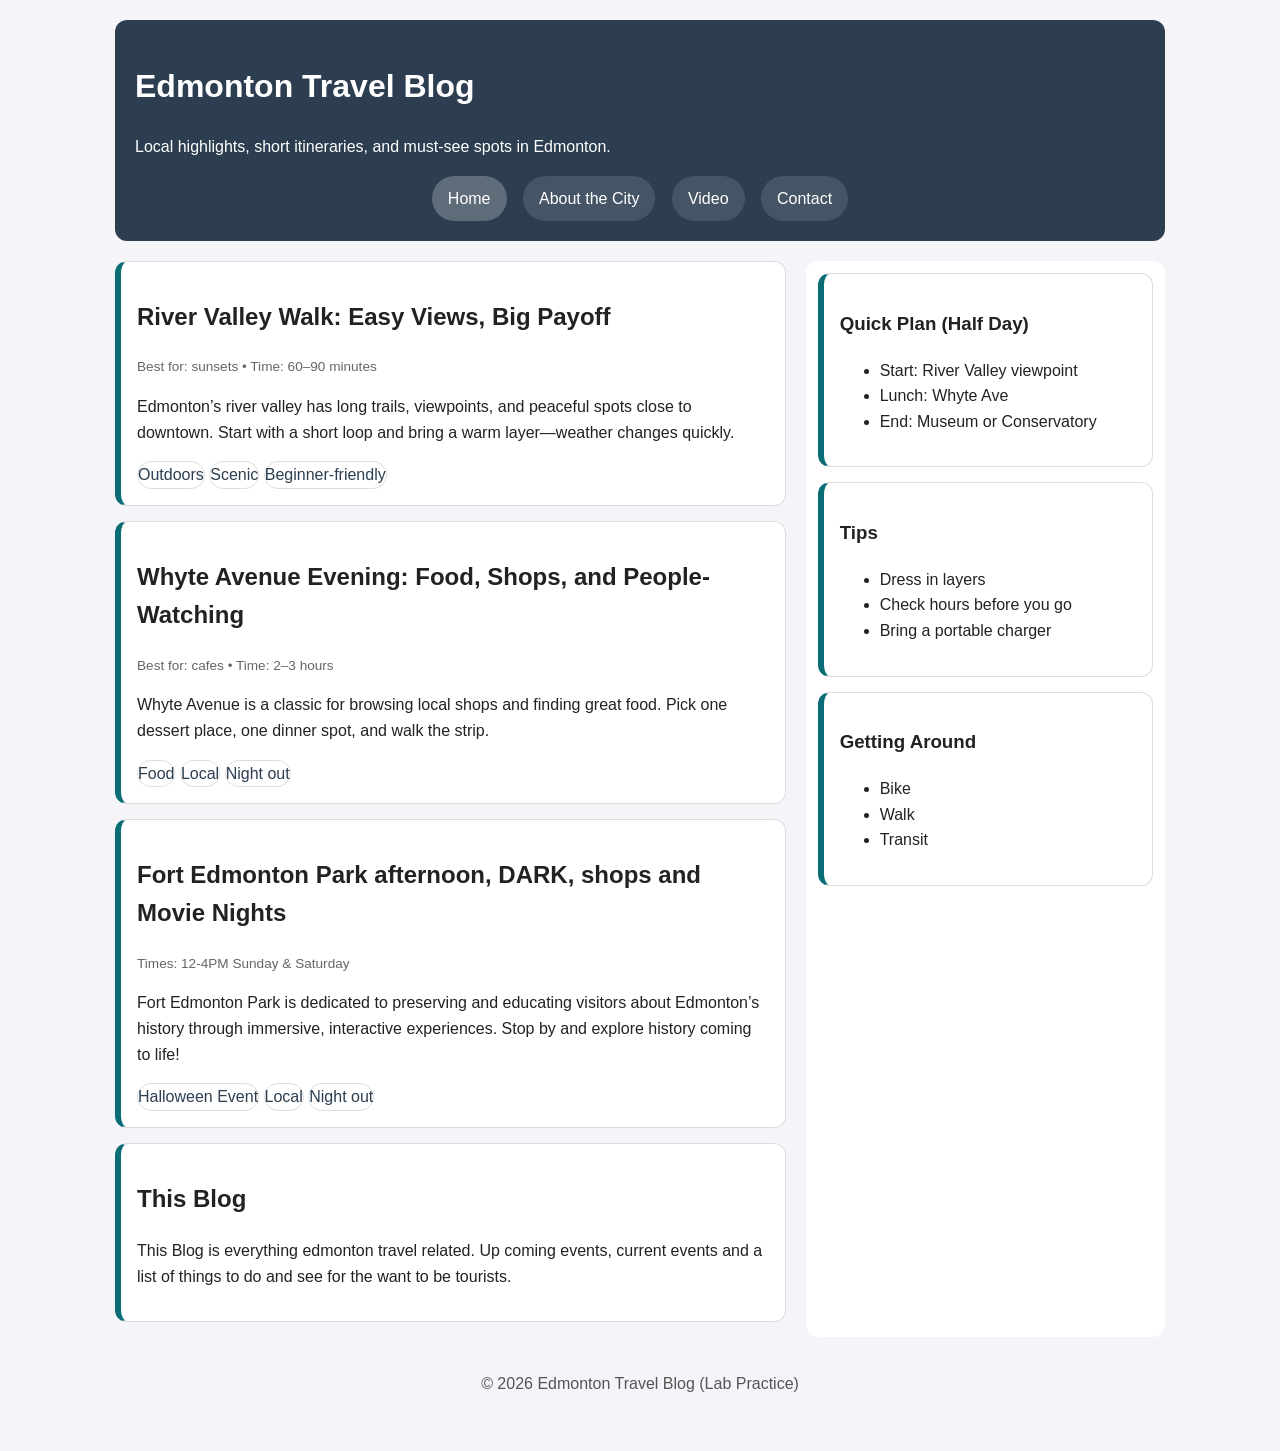
<file: index.html>
<!DOCTYPE html>
<html lang="en">

<head>
    <!-- Character encoding -->
     <meta charset="UTF-8" />
     <!-- Responsive scaling for mobile -->
      <meta name="viewport" content="width=device-width, initial-scale=1" />
 
      <title>Edmonton Travel Blog | Home</title>
 
      <!-- All pages share ONE stylesheet -->
 
      <link rel="stylesheet" href="style.css" />
</head>

<body>
    <!-- Container centers the site and controls max-width -->
    <div class="container">

        <header class="site-header">
            <h1>Edmonton Travel Blog</h1>
            <p>Local highlights, short itineraries, and must-see spots in Edmonton.</p>
 
            <!-- Navigation is a list; CSS will turn it into a nav bar -->
            <nav class="site-nav">
                <ul>
                    <li><a class="active" href="index.html">Home</a></li>
                    <li><a href="city.html">About the City</a></li>
                    <li><a href="video.html">Video</a></li>
                    <li><a href="contact.html">Contact</a></li>
                </ul>
            </nav>
        </header>
        <!-- Two-column layout: main content + sidebar -->
        <main class="layout">
            <section class="main">
 
                <article class="card">
                    <h2>River Valley Walk: Easy Views, Big Payoff</h2>
                    <div class="meta">Best for: sunsets • Time: 60–90 minutes</div>
                    <p>
                        Edmonton’s river valley has long trails, viewpoints, and peaceful spots
                        close to downtown. Start with a short loop and bring a warm layer—weather
                        changes quickly.
                    </p>
                    <div class="tags">
                        <span class="tag">Outdoors</span>
                        <span class="tag">Scenic</span>
                        <span class="tag">Beginner-friendly</span>
                    </div>
                </article>

                <article class="card">
                    <h2>Whyte Avenue Evening: Food, Shops, and People-Watching</h2>
                    <div class="meta">Best for: cafes • Time: 2–3 hours</div>
                    <p>
                        Whyte Avenue is a classic for browsing local shops and finding great food.
                        Pick one dessert place, one dinner spot, and walk the strip.
                    </p>
                    <div class="tags">
                        <span class="tag">Food</span>
                        <span class="tag">Local</span>
                        <span class="tag">Night out</span>
                    </div>
                </article>
                
                <article class="card">
                    <h2>Fort Edmonton Park afternoon, DARK, shops and Movie Nights</h2>
                    <div class="meta">Times: 12-4PM Sunday & Saturday</div>
                    <p>
                        Fort Edmonton Park is dedicated to preserving and educating visitors about 
                        Edmonton’s history through immersive, interactive experiences. Stop by and 
                        explore history coming to life!
                    </p>
                    <div class="tags">
                        <span class="tag">Halloween Event</span>
                        <span class="tag">Local</span>
                        <span class="tag">Night out</span>
                    </div>
                </article>

                <article class="card">
                    <h2>This Blog</h2>
                    <p>
                       This Blog is everything edmonton travel related. Up coming events, current events and a 
                       list of things to do and see for the want to be tourists.
                    </p>
                </article>

 
            </section>

            <aside class="sidebar">
                <div class="card">
                    <h3>Quick Plan (Half Day)</h3>
                    <ul>
                        <li>Start: River Valley viewpoint</li>
                        <li>Lunch: Whyte Ave</li>
                        <li>End: Museum or Conservatory</li>
                    </ul>
                </div>
                
                <div class="card">
                    <h3>Tips</h3>
                    <ul>
                        <li>Dress in layers</li>
                        <li>Check hours before you go</li>
                        <li>Bring a portable charger</li>
                    </ul>
                </div>

                <div class="card">
                    <h3>Getting Around</h3>
                    <ul>
                        <li>Bike</li>
                        <li>Walk</li>
                        <li>Transit</li>
                    </ul>
                </div>
                </aside>
            </main>

            <footer class="site-footer">
                <p>&copy; 2026 Edmonton Travel Blog (Lab Practice)</p>
            </footer>
        </div>
</body>
</html>
</file>
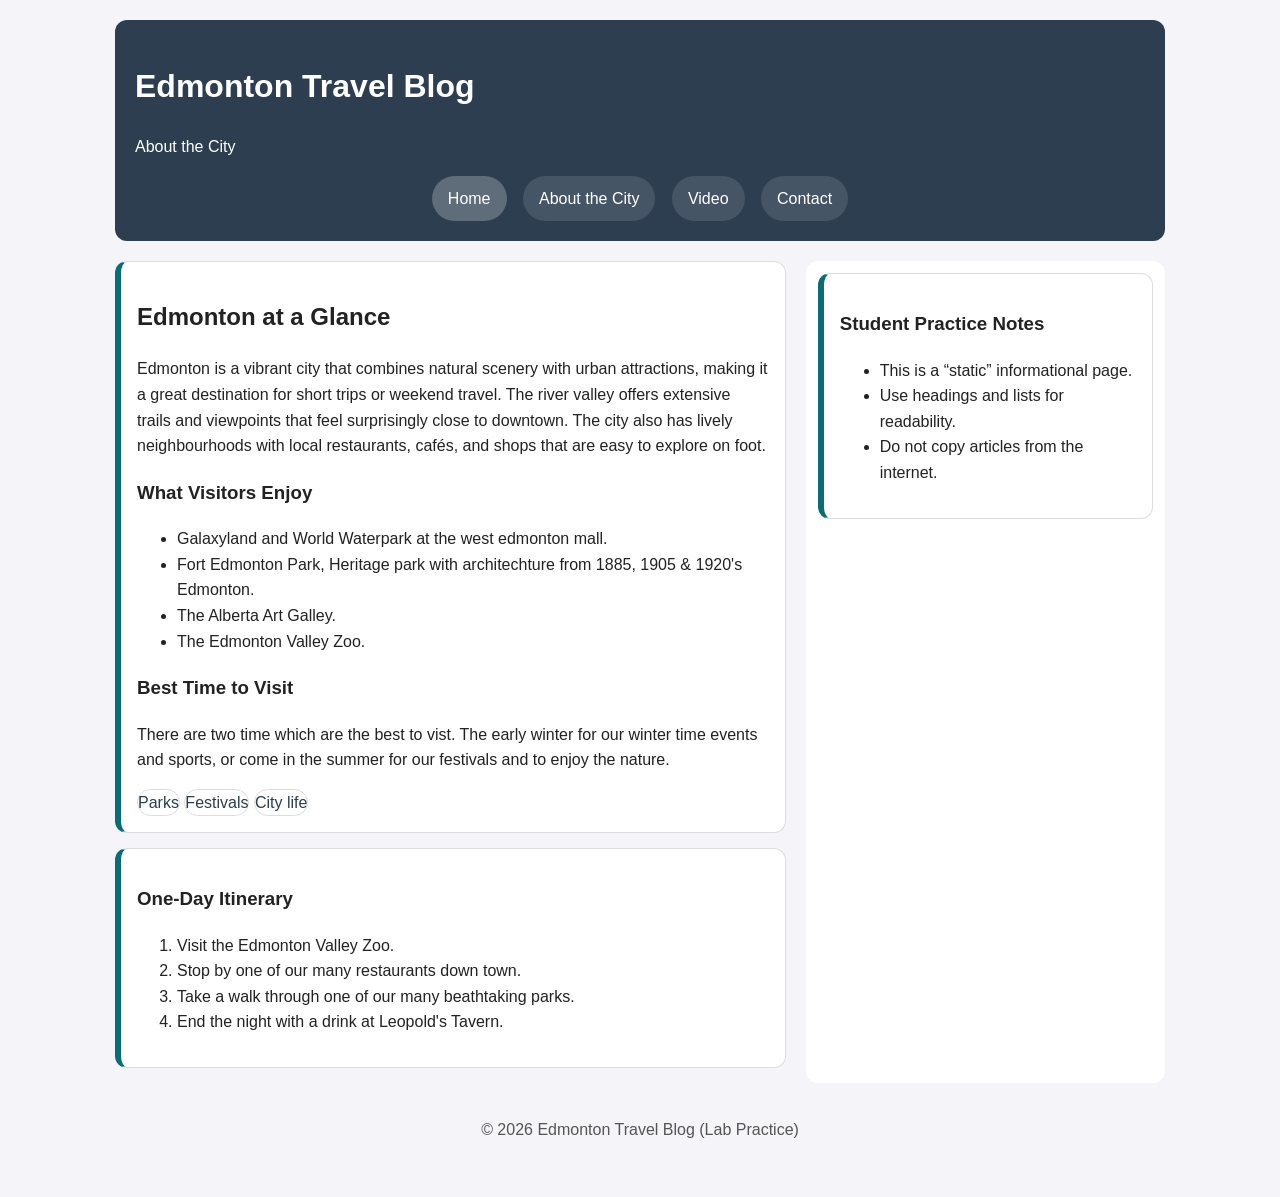
<file: city.html>
<!DOCTYPE html>
<html lang="en">
    
<head>
    <meta charset="UTF-8" />
    <meta name="viewport" content="width=device-width, initial-scale=1" />
    <title>Edmonton Travel Blog | About the City</title>
    <link rel="stylesheet" href="style.css" />
</head>

<body>
 
    <div class="container">
        <header class="site-header">
            <h1>Edmonton Travel Blog</h1>
            <p>About the City</p>
 
            <!-- Navigation is a list; CSS will turn it into a nav bar -->
            <nav class="site-nav">
                <ul>
                    <li><a class="active" href="index.html">Home</a></li>
                    <li><a href="city.html">About the City</a></li>
                    <li><a href="video.html">Video</a></li>
                    <li><a href="contact.html">Contact</a></li>
                </ul>
            </nav>
        </header>

        <main class="layout">
            <section class="main">
                <div class="card">
                    <h2>Edmonton at a Glance</h2>

                    <p>
                        Edmonton is a vibrant city that combines natural scenery with urban
                        attractions, making it a great destination for short trips or weekend
                        travel. The river valley offers extensive trails and viewpoints that
                        feel surprisingly close to downtown. The city also has lively
                        neighbourhoods with local restaurants, cafés, and shops that are easy
                        to explore on foot.
                    </p>
                    
                    <h3>What Visitors Enjoy</h3>
                    <ul>
                        <li>Galaxyland and World Waterpark at the west edmonton mall.</li>
                        <li>Fort Edmonton Park, Heritage park with architechture from 1885, 1905 & 1920's Edmonton.</li>
                        <li>The Alberta Art Galley.</li>
                        <li>The Edmonton Valley Zoo.</li>
                    </ul>

                    <h3>Best Time to Visit</h3>
                    <p>
                        There are two time which are the best to vist. The early winter for our winter time events 
                        and sports, or come in the summer for our festivals and to enjoy the nature.
                    </p>

                    <div class="tags">
                        <span class="tag">Parks</span>
                        <span class="tag">Festivals</span>
                        <span class="tag">City life</span>
                    </div>
                </div>
                
                <div class="card">
                    <h3>One-Day Itinerary</h3>

                    <ol>
                        <li>Visit the Edmonton Valley Zoo.</li>
                        <li>Stop by one of our many restaurants down town.</li>
                        <li>Take a walk through one of our many beathtaking parks.</li>
                        <li>End the night with a drink at Leopold's Tavern.</li>
                    </ol>
                </div>
            </section>
            
            <aside class="sidebar">
                <div class="card">
                    <h3>Student Practice Notes</h3>
                    <ul>
                        <li>This is a “static” informational page.</li>
                        <li>Use headings and lists for readability.</li>
                        <li>Do not copy articles from the internet.</li>
                    </ul>
                </div>
            </aside>
        </main>
        
        <footer class="site-footer">
            <p>&copy; 2026 Edmonton Travel Blog (Lab Practice)</p>

        </footer>
    </div>
    
</body>
</html>
</file>
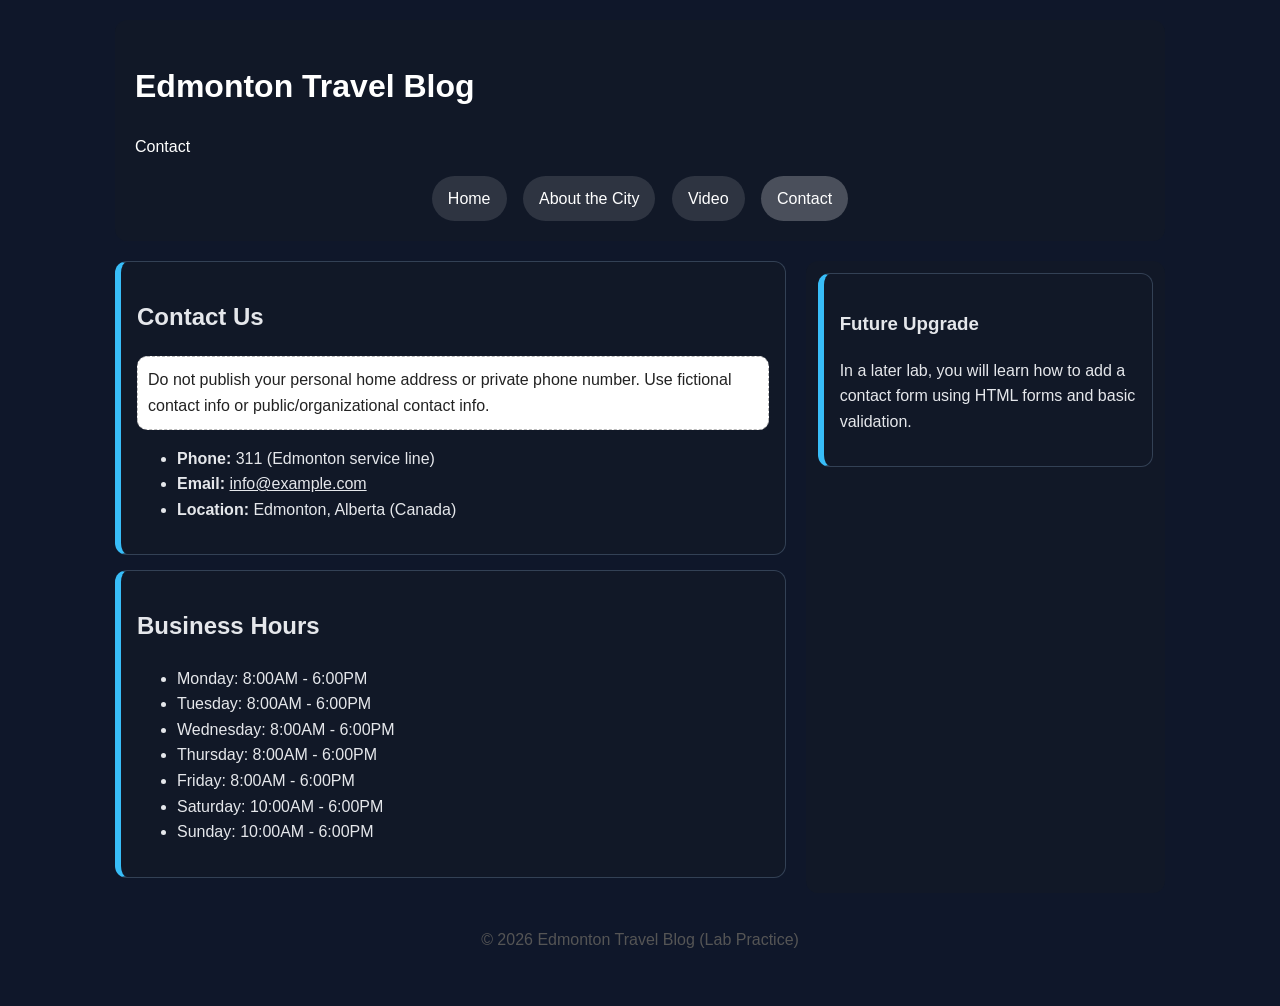
<file: contact.html>
<!DOCTYPE html>
<html lang="en">

<head>
    <meta charset="UTF-8" />
    <meta name="viewport" content="width=device-width, initial-scale=1" />
    <title>Edmonton Travel Blog | Contact</title>
    <link rel="stylesheet" href="style.css" />
</head>

<body class="theme-dark">
    <div class="container">
        <header class="site-header">
            <h1>Edmonton Travel Blog</h1>
            <p>Contact</p>
            
            <nav class="site-nav">
                <ul>
                    <li><a href="index.html">Home</a></li>
                    <li><a href="city.html">About the City</a></li>
                    <li><a href="video.html">Video</a></li>
                    <li><a class="active" href="contact.html">Contact</a></li>
                </ul>
            </nav>
        </header>
        <main class="layout">
            <section class="main">
                <div class="card">
                    <h2>Contact Us</h2>
                    <p class="notice">
                        Do not publish your personal home address or private phone number.
                        Use fictional contact info or public/organizational contact info.
                    </p>
                    <ul>
                        <li><strong>Phone:</strong> 311 (Edmonton service line)</li>
                        <li>
                            <strong>Email:</strong>
                            <a href="mailto:info@example.com">info@example.com</a>
                        </li>
                        <li><strong>Location:</strong> Edmonton, Alberta (Canada)</li>
                    </ul>
                </div>
                <div class="card">
                    <h2>Business Hours</h2>
                    <ul>
                        <li>Monday: 8:00AM - 6:00PM</li>  
                        <li>Tuesday: 8:00AM - 6:00PM</li> 
                        <li>Wednesday: 8:00AM - 6:00PM</li> 
                        <li>Thursday: 8:00AM - 6:00PM</li> 
                        <li>Friday: 8:00AM - 6:00PM</li> 
                        <li>Saturday: 10:00AM - 6:00PM</li> 
                        <li>Sunday: 10:00AM - 6:00PM</li> 
                    </ul>
                </div>
            </section>

            <aside class="sidebar">
                <div class="card">
                    <h3>Future Upgrade</h3>
                    <p>
                        In a later lab, you will learn how to add a contact form using HTML
                        forms and basic validation.
                    </p>
                </div>
            </aside>
        </main>
        
        <footer class="site-footer">
            <p>&copy; 2026 Edmonton Travel Blog (Lab Practice)</p>
        </footer>
        <p hidden>Flag</p>
    </div>
    
</body>
</html>
</file>
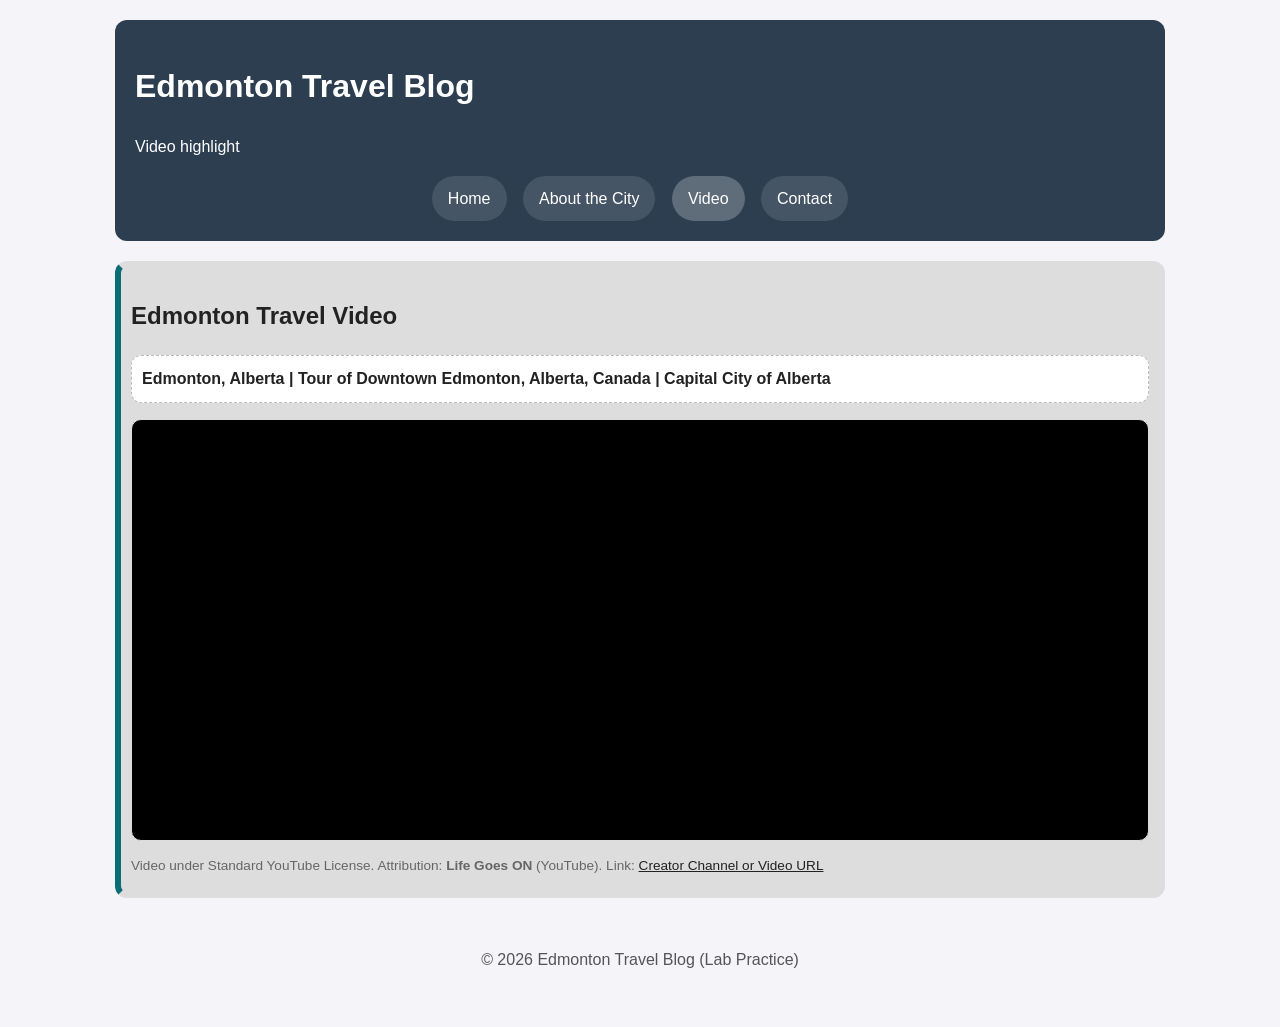
<file: video.html>
<!DOCTYPE html>
<html lang="en">

<head>
    <meta charset="UTF-8" />
    <meta name="viewport" content="width=device-width, initial-scale=1" />
    <title>Edmonton Travel Blog | Video</title>
    <link rel="stylesheet" href="style.css" />
</head>

<body>
    <div class="container">
        <header class="site-header">
            <h1>Edmonton Travel Blog</h1>
            <p>Video highlight</p>
            <nav class="site-nav">
                <ul>
                    <li><a href="index.html">Home</a></li>
                    <li><a href="city.html">About the City</a></li>
                    <li><a class="active" href="video.html">Video</a></li>
                    <li><a href="contact.html">Contact</a></li>
                </ul>
            </nav>
        </header>
 
        <main class="layout">
            <section class="main">
                <div class="card" id="featured-video">
                    <h2>Edmonton Travel Video</h2>
                    <p class="notice">
                    <strong>Edmonton, Alberta | Tour of Downtown Edmonton, Alberta, Canada | Capital City of Alberta</strong>
                    </p>
                    <div class="video-wrap">
                        <iframe
                             src="https://www.youtube.com/embed/EfJo3MHFkFI"
                             title="YouTube video"
                             allowfullscreen>
                        </iframe>
                    </div>
                    
                    <p class="meta">
                        Video under Standard YouTube License.
                        Attribution: <strong>Life Goes ON</strong> (YouTube).
                        Link: <a href="https://www.youtube.com/watch?v=EfJo3MHFkFI" target="_blank" rel="noopener">Creator Channel or
                        Video URL</a>
                    </p>
                </div>
            </section>
        </main>
        
        <footer class="site-footer">
            <p>&copy; 2026 Edmonton Travel Blog (Lab Practice)</p>
        </footer>
    </div>
    
</body>
</html>
</file>
<file: style.css>
/* ---------------------------
 style.css (Student Tasks Version)
 Selectors + Box Model + Variables
 ---------------------------
 HOW TO USE THIS FILE:
 - Keep the selectors as they are (e.g., .site-nav a).
 Only add properties inside { }.
 - Use CSS variables with var(--name) whenever possible.
 - Use the Box Model (padding, margin, border, border-radius) to
 create spacing and “button/card” looks.
 - After each edit: Save → Refresh the browser.
 DEBUG TIP (CSS Cascade):
 If a style does not apply, check:
 1) selector matches the HTML element
 2) you saved the file
 3) no typos (property names, missing semicolons)
 4) whether another rule overrides it (order/specificity)
*/
/* ---------------------------
 CSS Variables:
 You may keep these values or adjust them to create a different theme.
 Typical values:
 - colors in hex (#RRGGBB)
 - common neutrals: light background, dark text
 - one accent color used for highlights/hover
 --------------------------- */


:root {
    --bg: #f4f4f9;
    /* background color (light) */
    --text: #222;
    /* main text color (dark) */
    --primary: #2c3e50;
    /* header/nav background color */
    --accent: #0A6C74;
    /* highlight/hover color */
    --white: #ffffff;
    /* white */
    --border: #ddd;
    /* light border color */
}
.theme-dark{
    --bg:#0f172a;
    --text:#e5e7eb;
    --primary:#111827;
    --accent:#38bdf8;
    --white:#111827;
    --border:#334155;
}
a { color: red; }
.meta a { color: #222;}
.card a {color: var(--text);}
/* Base styles (inheritance applies to many text properties)
 You can adjust:
 - font-family (Arial, Helvetica, sans-serif)
 - line-height (e.g., 1.4 to 1.8)
 - background and color using variables */
body {
    margin: 0;
    font-family: Arial, sans-serif;
    background: var(--bg);
    color: var(--text);
    line-height: 1.6;
}

/* Centers page content and prevents text from stretching too wide
 You can adjust:
 - max-width (e.g., 900px to 1200px)
 - padding (e.g., 16px to 32px) */
.container {
    max-width: 1050px;
    margin: 0 auto;
    padding: 20px;
}

/* Header “banner”
 You can adjust:
 - padding (e.g., 16px–28px)
 - border-radius (e.g., 8px–16px)
 - background using var(--primary) */
.site-header {
    background: var(--primary);
    color: white;
    padding: 20px;
    border-radius: 12px;
}

/* ---------------------------
 Descendant selectors:
 The UL is styled only inside .site-nav so other lists are unaffected.
 Typical values:
 - list-style: none; removes bullets
 - text-align: center; centers the menu
 --------------------------- */
.site-nav ul {
    list-style: none;
    margin: 0;
    padding: 0;
    text-align: center;
}

/* Each LI controls positioning of each menu item.
 Typical values:
 - display: inline-block; puts items side-by-side
 - margin: small horizontal spacing like 4px–12px */
.site-nav li {
    display: inline-block;
    margin: 0 6px;
}

/* Option 3 picked (pills) */
.site-nav a{
 color: white;
 text-decoration: none;
 padding: 10px 16px;
 display: inline-block;
 border-radius: 999px;
 background: rgba(255,255,255,0.12);
}
.site-nav a:hover{ background: var(--accent); }
.site-nav a.active{ background: rgba(255,255,255,0.24); }


/* Two-column layout (Flexbox)
 You may keep this as-is. CSS Layouts will be taught be in a future lecture
 Typical values:
 - gap: 12px–28px */
.layout {
    margin-top: 20px;
    display: flex;
    gap: 20px;
}

.main {
    flex: 2;
}

.sidebar {
    flex: 1;
 }

/* TODO (CSS #4): Sidebar card look
 Target: .sidebar
 Goal: Make the sidebar area look like a clean panel.
 Typical properties:
 - background: var(--white)
 - padding: 12px–20px
 - border: 1px solid var(--border)
 - border-radius: 8px–16px
 Optional:
 - slightly different background (very light tint)
*/
.sidebar {
    background: var(--white);
    padding: 12px;
    border: 1px soild var(--border);
    border-radius: 12px;
}

/* Option 3 picked Accent Left-border cards */
.card{
    background: var(--white);
    padding: 16px;
    margin-bottom: 15px;
    border: 1px solid var(--border);
    border-left: 6px solid var(--accent);
    border-radius: 12px;
}

/* TODO (CSS #6): Meta line
 Target: .meta
 Goal: Smaller, less prominent text than body content.
 Typical properties:
 - font-size: around 0.85rem–0.95rem
 - color: a muted grey (e.g., #666 or #777)
 - margin-bottom: 6px–12px
*/
.meta {
    font-size: 0.85rem;
    color: #666;
    margin-bottom: 6px;
}

/* TODO (CSS #7): Tag “pill” styling
 Target: .tag

 Typical values:
 - display: inline-block so padding/background behave properly.

 Goal: Define more properties to make tags look like pill labels
 - padding: small (vertical 4–7px, horizontal 10–16px)
 - margin: small spacing between tags
 - border: 1px solid (often #ccc or var(--border))
 - border-radius: very large (e.g., 999px) for pill shape
 Optional:
 - background: white or very light tint
 - text color: var(--primary) or var(--text)
*/
.tag {
    display: inline-block;
    padding: small 7px 14px;
    border: 1px solid var(--border);
    border-radius: 999px;
    background: white;
    color: var(--primary);
}

/* TODO (CSS #8): Video container
 Target: .video-wrap
 Goal: The iframe should appear inside a neat frame with rounded corners.
 Typical properties:
 - border: 1px solid var(--border)
 - border-radius: 8px–16px
 - overflow: hidden (important for rounded corners)
 - background: #000 (prevents white gaps around the video)
*/
.video-wrap {
    border: 1px solid var(--border);
    border-radius: 10px;
    overflow: hidden;
    background: #000;
}

.video-wrap iframe {
    width: 100%;
    height: 420px;
    border: 0;
    display: block;
}

/* TODO (CSS #9): ID selector example
 Target: #featured-video
 - styles ONLY the element with id="featured-video"

 Goal: Use this to emphasize the featured section
 - this is more specific than .card
*/
#featured-video {
    /* Examples of what you CAN define here:
    - a different border style (solid/dashed)
    - a thicker border width
    - extra padding or margin
    - a subtle background tint
    - a stronger border-left accent
    */
    border-style: solid;
    border-width: 6px;
    padding: 10px 10px;
    background: #ddd;
    
}

/* TODO (CSS #10): Notice styling
 Target: .notice
 Goal: Make instruction boxes stand out.
 Typical properties:
 - border: dashed (e.g., 1px dashed #bbb)
 - padding: 10px–14px
 - border-radius: 8px–16px
 Optional:
 - background: white or a very light tint
 - slightly muted text color
*/
.notice {
    border: 1px dashed #bbb;
    padding: 10px;
    border-radius: 10px;
    background: white;
    color: #222;
}

/* Footer
 You can adjust padding and color but keep it readable. */
.site-footer {
    text-align: center;
    padding: 18px 10px;
    color: #555;
}
</file>
